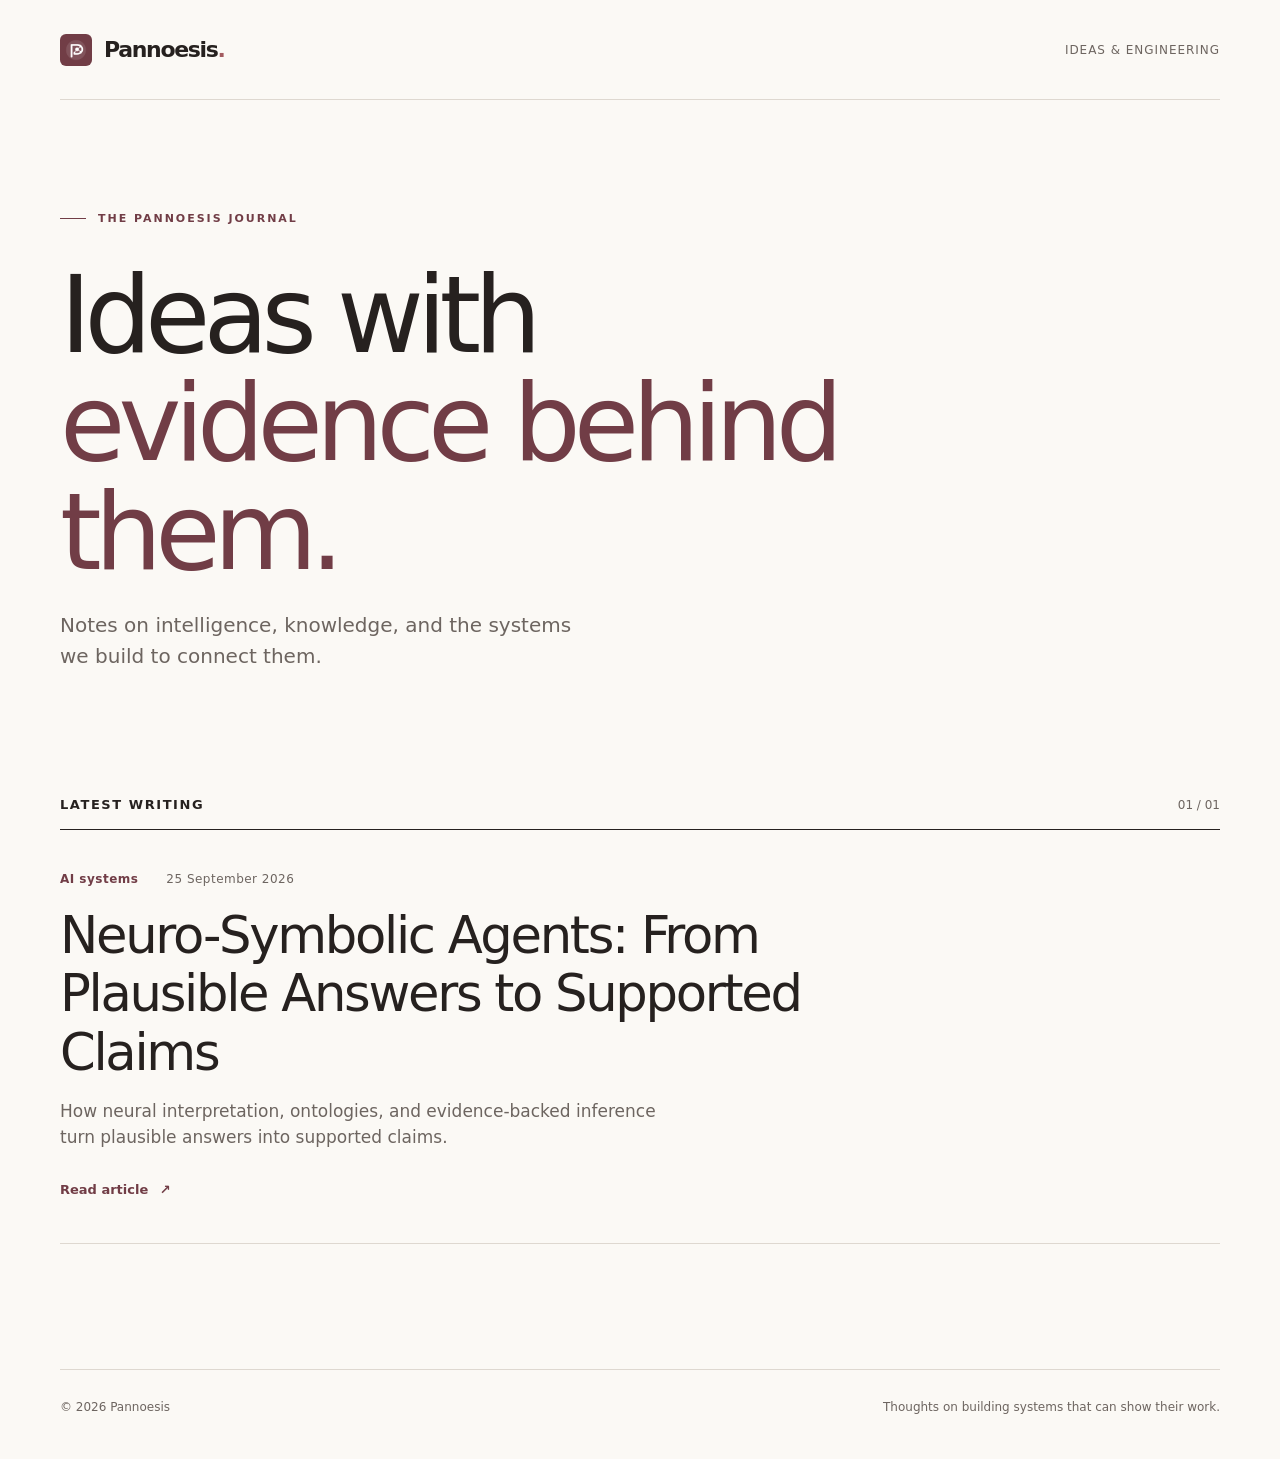
<file: index.html>
<!doctype html>
<html lang="en">
<head>
  <meta charset="utf-8">
  <meta name="viewport" content="width=device-width, initial-scale=1">
  <meta name="color-scheme" content="light">
  <meta name="description" content="The Pannoesis journal on intelligence, knowledge, and evidence.">
  <meta property="og:type" content="website">
  <meta property="og:title" content="Ideas &amp; engineering">
  <meta property="og:description" content="The Pannoesis journal on intelligence, knowledge, and evidence.">
  <meta property="og:url" content="https://pannoesis.github.io/">
  <title>Ideas &amp; engineering · Pannoesis</title>
  <link rel="canonical" href="https://pannoesis.github.io/">
  <link rel="stylesheet" href="assets/style.css">
  <link rel="icon" type="image/png" href="assets/pannoesis-logo.png">
  
</head>
<body>
  <div class="site-shell">
    <header class="site-header">
      <a class="brand" href="index.html" aria-label="Pannoesis home"><span class="brand-mark"><img src="assets/pannoesis-logo.png" alt=""></span><span>Pannoesis<span class="brand-dot">.</span></span></a>
      <span class="header-label">Ideas &amp; engineering</span>
    </header>
    <main id="main">
      <section class="hero" aria-labelledby="hero-title">
        <div class="eyebrow"><span class="eyebrow-line"></span> THE PANNOESIS JOURNAL</div>
        <h1 id="hero-title">Ideas with<br><em>evidence behind them.</em></h1>
        <p>Notes on intelligence, knowledge, and the systems we build to connect them.</p>
      </section>
      <section class="latest" aria-labelledby="latest-title">
        <div class="section-heading"><h2 id="latest-title">Latest writing</h2><span>01 / 01</span></div>
        <a class="post-card" href="posts/neuro-symbolic-agents.html">
          <div class="post-info"><span>AI systems</span><span>25 September 2026</span></div>
          <h3>Neuro-Symbolic Agents: From Plausible Answers to Supported Claims</h3>
          <p>How neural interpretation, ontologies, and evidence-backed inference turn plausible answers into supported claims.</p>
          <span class="read-link">Read article <span aria-hidden="true">↗</span></span>
        </a>
      </section>
    </main>
    <footer class="site-footer"><span>© 2026 Pannoesis</span><span>Thoughts on building systems that can show their work.</span></footer>
  </div>
</body>
</html>
</file>
<file: assets/style.css>
:root{color-scheme:light;--paper:#fbf9f5;--ink:#26211f;--muted:#6d6560;--line:#ded8d0;--accent:#713d46}
*{box-sizing:border-box}
html{scroll-behavior:smooth}
body{margin:0;background:var(--paper);color:var(--ink);font-family:system-ui,-apple-system,BlinkMacSystemFont,'Segoe UI',sans-serif;-webkit-font-smoothing:antialiased}
a{color:inherit}
a:focus-visible{outline:2px solid var(--accent);outline-offset:4px}
.site-shell{width:min(100% - 48px,1160px);margin:auto}
.site-header{height:100px;display:flex;align-items:center;justify-content:space-between;border-bottom:1px solid var(--line)}
.brand{display:inline-flex;align-items:center;gap:12px;text-decoration:none;font-size:22px;font-weight:700;letter-spacing:-.06em}
.brand-mark{display:grid;place-items:center;width:32px;height:32px;padding:5px;background:var(--accent);border-radius:6px}
.brand-mark img{display:block;width:100%;height:100%;object-fit:contain}
.brand-dot{color:#a35b60}
.header-label,.eyebrow,.section-heading,.post-info,.read-link,.article-kicker,.article-meta,.back-link,.site-footer{font-family:inherit}
.header-label{color:var(--muted);font-size:12px;letter-spacing:.08em;text-transform:uppercase}
.hero{padding:112px 0 125px;max-width:930px}
.eyebrow{display:flex;align-items:center;gap:12px;color:var(--accent);font-size:11px;font-weight:700;letter-spacing:.18em}
.eyebrow-line{width:26px;height:1px;background:var(--accent)}
.hero h1{margin:36px 0 24px;font-size:clamp(55px,8.3vw,112px);font-weight:400;line-height:1.02;letter-spacing:-.065em}
.hero h1 em{font-style:normal;font-weight:400;color:var(--accent)}
.hero p{max-width:515px;margin:0;color:var(--muted);font-size:20px;line-height:1.55}
.latest{padding-bottom:125px}
.section-heading{display:flex;justify-content:space-between;align-items:baseline;border-bottom:1px solid var(--ink);padding-bottom:17px}
.section-heading h2{margin:0;font-size:13px;font-weight:700;letter-spacing:.12em;text-transform:uppercase}
.section-heading span{color:var(--muted);font-size:12px}
.post-card{display:block;padding:42px 0 45px;border-bottom:1px solid var(--line);text-decoration:none;transition:padding .2s ease,background .2s ease}
.post-card:hover{padding-left:18px;background:#f4efeb}
.post-info{display:flex;gap:28px;color:var(--accent);font-size:12px;font-weight:600;letter-spacing:.04em}
.post-info span+span{color:var(--muted);font-weight:400}
.post-card h3{max-width:850px;margin:20px 0 13px;font-size:clamp(33px,4vw,54px);font-weight:400;letter-spacing:-.045em;line-height:1.14}
.post-card p{max-width:600px;color:var(--muted);font-size:17px;line-height:1.55}
.read-link{display:inline-block;margin-top:14px;color:var(--accent);font-size:13px;font-weight:700}
.read-link span{padding-left:7px}
.site-footer{display:flex;justify-content:space-between;gap:20px;border-top:1px solid var(--line);padding:30px 0 45px;color:var(--muted);font-size:12px}
.article-layout{width:min(100%,800px);margin:0 auto;padding:62px 0 110px}
.back-link{color:var(--accent);font-size:13px;text-decoration:none}
.back-link:hover,.article-end a:hover{text-decoration:underline}
.article-kicker{display:flex;gap:10px;margin:77px 0 21px;color:var(--accent);font-size:11px;font-weight:700;letter-spacing:.14em;text-transform:uppercase}
.article-kicker span{color:#bdaba7}
.article-layout h1{max-width:790px;margin:0;font-size:clamp(43px,6vw,72px);font-weight:400;line-height:1.07;letter-spacing:-.055em}
.article-deck{max-width:650px;margin:27px 0 27px;color:var(--muted);font-size:21px;line-height:1.48}
.article-meta{display:flex;gap:11px;align-items:center;color:var(--muted);font-size:12px}
.article-rule{height:1px;background:var(--line);margin:40px 0 48px}
.prose{font-size:18px;line-height:1.74;overflow-wrap:anywhere}
.prose p{margin:0 0 25px}
.prose>p:first-child{font-size:20px}
.prose h2{margin:62px 0 19px;font-size:35px;font-weight:400;line-height:1.2;letter-spacing:-.035em}
.prose h2:first-child{margin-top:0}
.prose strong{font-weight:700}
.prose a{color:var(--accent);text-decoration-thickness:1px;text-underline-offset:3px}
.prose blockquote{margin:28px 0;padding:4px 0 4px 25px;border-left:3px solid var(--accent);color:var(--accent);font-size:22px;font-style:normal}
.prose blockquote p{margin:0}
.prose pre{overflow-x:auto;margin:27px 0;padding:22px 25px;background:#f4efeb;border:1px solid #e9ded8;border-radius:4px;font-size:14px;line-height:1.6}
.prose code{font-family:'Courier New',monospace;font-size:.83em;background:#f4efeb;padding:2px 4px;border-radius:2px}
.prose pre code{padding:0;background:none;font-size:inherit}
.prose table{width:100%;border-collapse:collapse;margin:30px 0;font-size:14px;line-height:1.5}
.prose th{text-align:left;background:#f4efeb}
.prose td,.prose th{border-bottom:1px solid var(--line);padding:12px 10px;vertical-align:top}
.prose hr{border:0;border-top:1px solid var(--line);margin:58px 0}
.equation{overflow-x:auto;margin:28px 0;padding:18px 8px;text-align:center;background:#f5efea;border-radius:4px;font-size:16px}
.inline-equation{white-space:nowrap}
.article-end{border-top:1px solid var(--line);margin-top:70px;padding-top:26px;font-size:13px;color:var(--accent)}
.article-end a{text-decoration:none}
@media(max-width:700px){.site-shell{width:min(100% - 36px,1160px)}.site-header{height:75px}.header-label{font-size:10px}.hero{padding:77px 0 85px}.hero h1{margin-top:28px;font-size:clamp(49px,12vw,82px)}.hero p{font-size:17px}.latest{padding-bottom:85px}.post-card{padding:31px 0}.post-card:hover{padding-left:0}.post-card h3{font-size:35px}.site-footer{flex-direction:column}.article-layout{padding:43px 0 75px}.article-kicker{margin-top:58px}.article-layout h1{font-size:clamp(42px,10vw,65px)}.article-deck{font-size:18px}.prose{font-size:17px}.prose h2{font-size:29px}.prose table{display:block;overflow-x:auto;white-space:nowrap}}
@media(prefers-reduced-motion:reduce){html{scroll-behavior:auto}.post-card{transition:none}}
</file>
